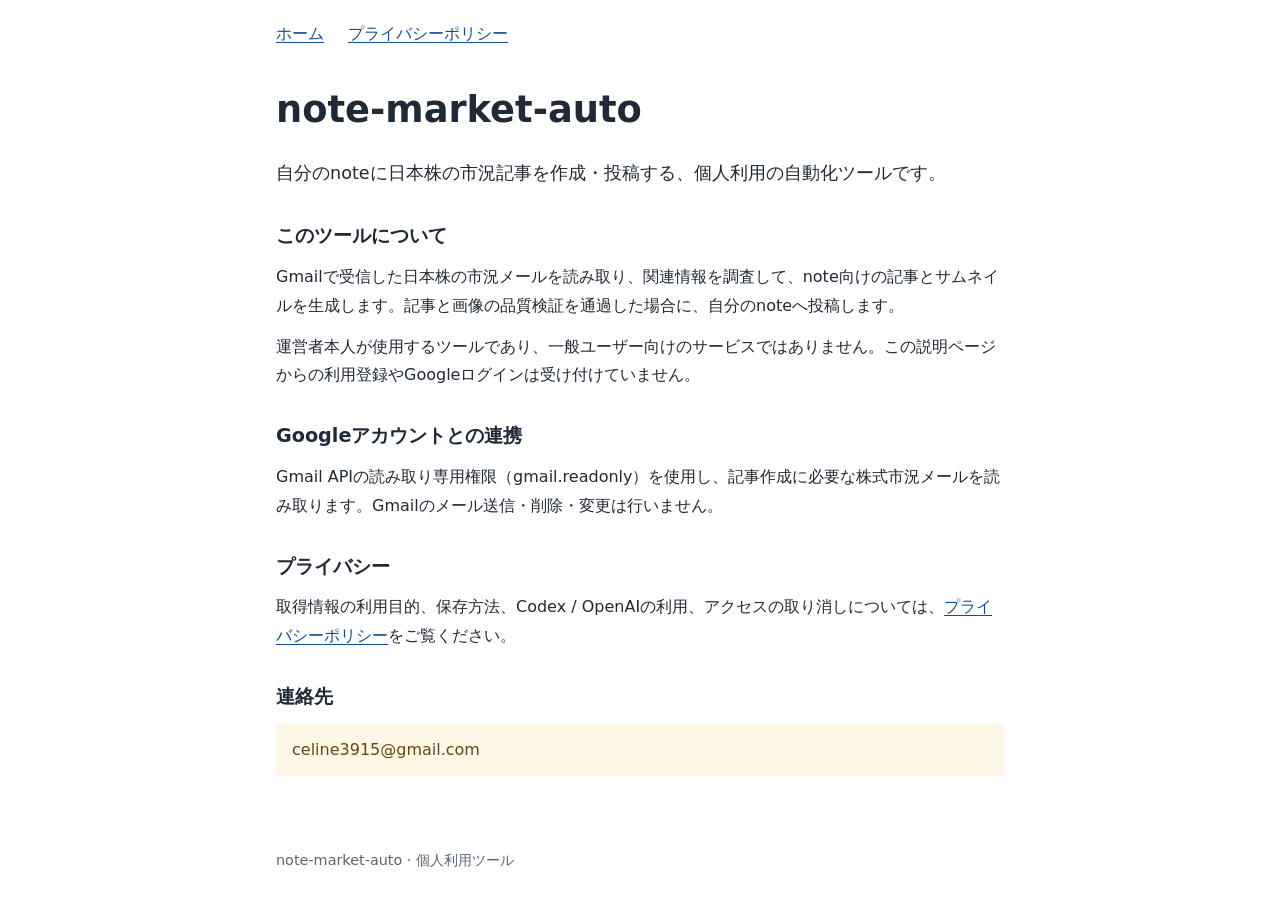
<file: index.html>
<!doctype html>
<html lang="ja">
<head>
  <meta charset="utf-8">
  <meta name="viewport" content="width=device-width, initial-scale=1">
  <meta name="description" content="note-market-autoは、Gmailの株式市況メールをもとに、自分のnote記事を作成・投稿する個人利用の自動化ツールです。">
  <title>note-market-auto | 個人利用の市況記事作成ツール</title>
  <link rel="stylesheet" href="assets/style.css">
</head>
<body>
  <header class="site-header">
    <nav aria-label="サイト内メニュー">
      <a href="index.html" aria-current="page">ホーム</a>
      <a href="privacy/index.html">プライバシーポリシー</a>
    </nav>
  </header>
  <main>
    <h1>note-market-auto</h1>
    <p class="lead">自分のnoteに日本株の市況記事を作成・投稿する、個人利用の自動化ツールです。</p>
    <h2>このツールについて</h2>
    <p>Gmailで受信した日本株の市況メールを読み取り、関連情報を調査して、note向けの記事とサムネイルを生成します。記事と画像の品質検証を通過した場合に、自分のnoteへ投稿します。</p>
    <p>運営者本人が使用するツールであり、一般ユーザー向けのサービスではありません。この説明ページからの利用登録やGoogleログインは受け付けていません。</p>
    <h2>Googleアカウントとの連携</h2>
    <p>Gmail APIの読み取り専用権限（gmail.readonly）を使用し、記事作成に必要な株式市況メールを読み取ります。Gmailのメール送信・削除・変更は行いません。</p>
    <h2>プライバシー</h2>
    <p>取得情報の利用目的、保存方法、Codex / OpenAIの利用、アクセスの取り消しについては、<a href="privacy/index.html">プライバシーポリシー</a>をご覧ください。</p>
    <h2>連絡先</h2>
    <p class="contact-placeholder">celine3915@gmail.com</p>
  </main>
  <footer><p>note-market-auto · 個人利用ツール</p></footer>
</body>
</html>
</file>
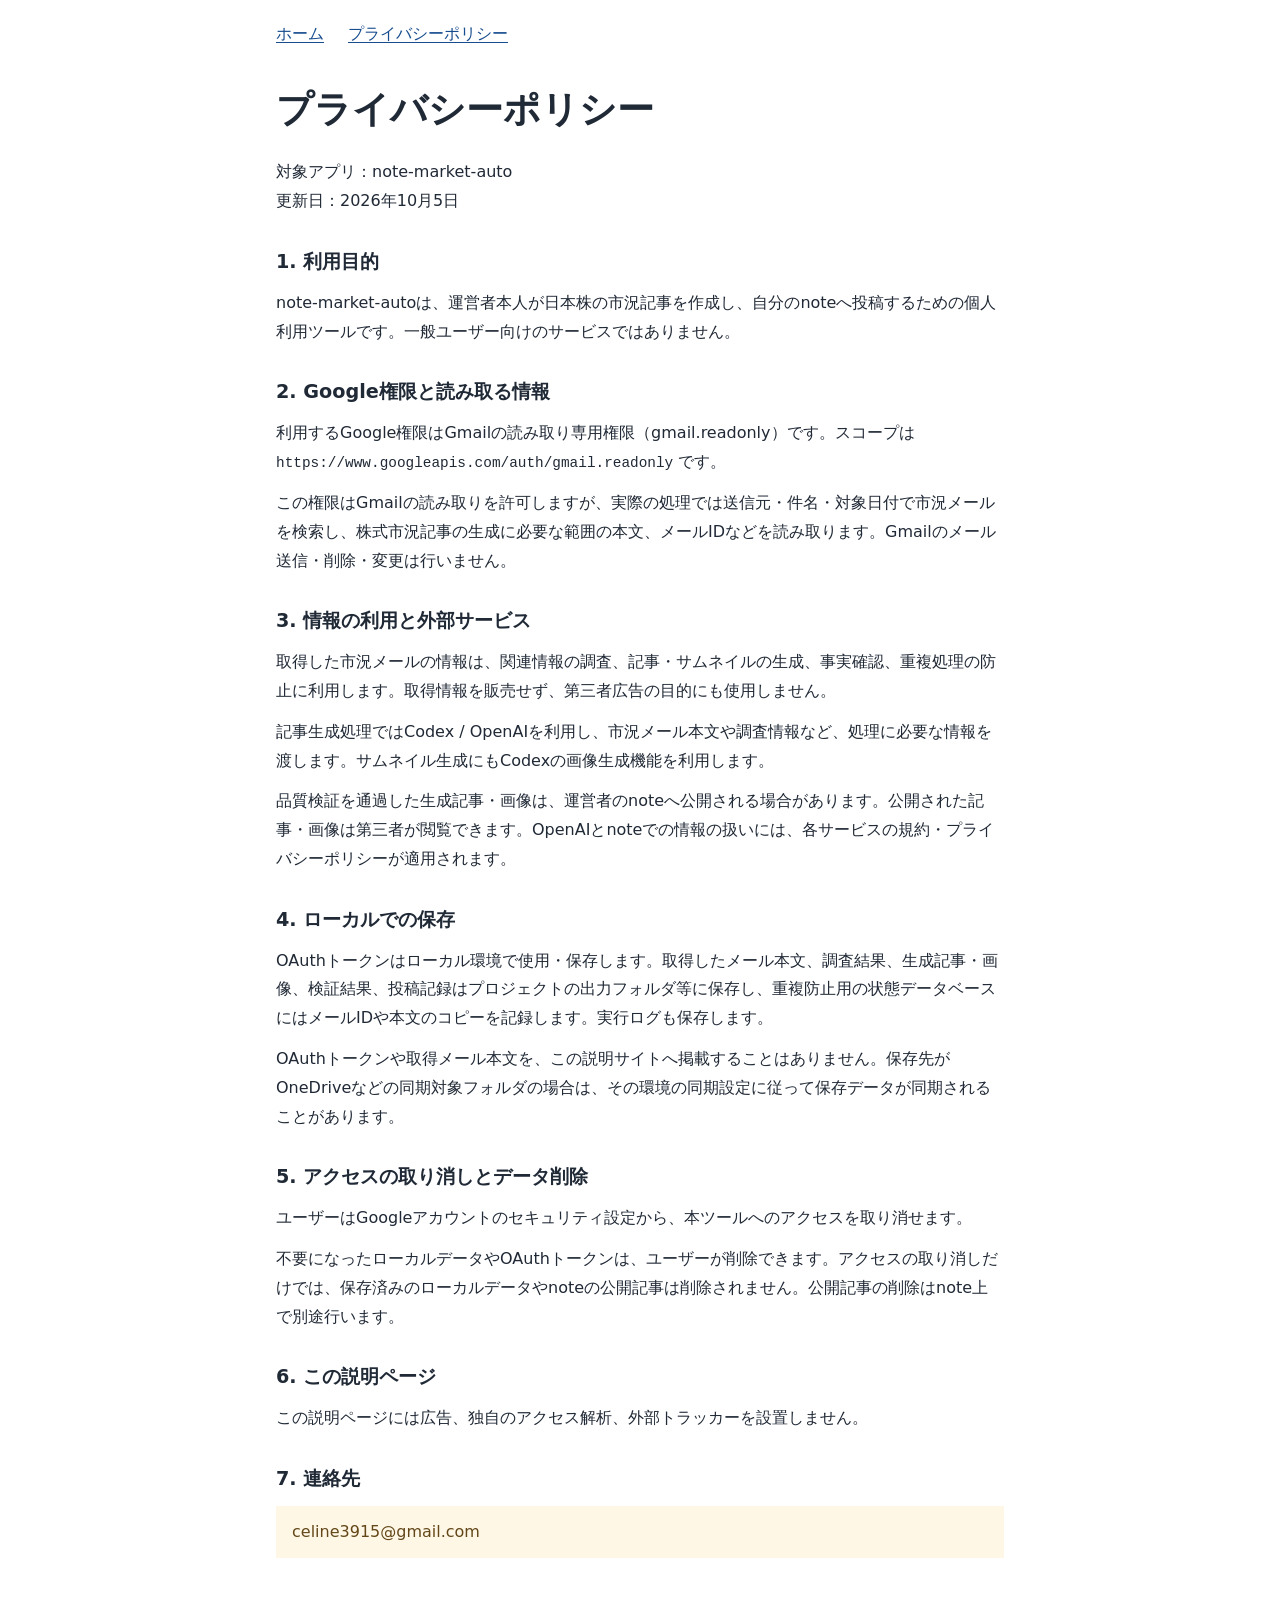
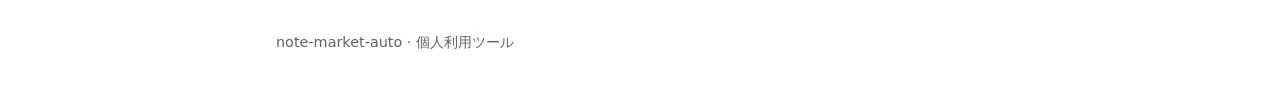
<file: privacy/index.html>
<!doctype html>
<html lang="ja">
<head>
  <meta charset="utf-8">
  <meta name="viewport" content="width=device-width, initial-scale=1">
  <meta name="description" content="note-market-autoが読み取るGmail情報の利用目的、保存、外部サービスの利用とアクセス取り消しについて。">
  <title>プライバシーポリシー | note-market-auto</title>
  <link rel="stylesheet" href="../assets/style.css">
</head>
<body>
  <header class="site-header">
    <nav aria-label="サイト内メニュー">
      <a href="../index.html">ホーム</a>
      <a href="index.html" aria-current="page">プライバシーポリシー</a>
    </nav>
  </header>
  <main>
    <h1>プライバシーポリシー</h1>
    <p>対象アプリ：note-market-auto<br>更新日：2026年10月5日</p>
    <h2>1. 利用目的</h2>
    <p>note-market-autoは、運営者本人が日本株の市況記事を作成し、自分のnoteへ投稿するための個人利用ツールです。一般ユーザー向けのサービスではありません。</p>
    <h2>2. Google権限と読み取る情報</h2>
    <p>利用するGoogle権限はGmailの読み取り専用権限（gmail.readonly）です。スコープは <code>https://www.googleapis.com/auth/gmail.readonly</code> です。</p>
    <p>この権限はGmailの読み取りを許可しますが、実際の処理では送信元・件名・対象日付で市況メールを検索し、株式市況記事の生成に必要な範囲の本文、メールIDなどを読み取ります。Gmailのメール送信・削除・変更は行いません。</p>
    <h2>3. 情報の利用と外部サービス</h2>
    <p>取得した市況メールの情報は、関連情報の調査、記事・サムネイルの生成、事実確認、重複処理の防止に利用します。取得情報を販売せず、第三者広告の目的にも使用しません。</p>
    <p>記事生成処理ではCodex / OpenAIを利用し、市況メール本文や調査情報など、処理に必要な情報を渡します。サムネイル生成にもCodexの画像生成機能を利用します。</p>
    <p>品質検証を通過した生成記事・画像は、運営者のnoteへ公開される場合があります。公開された記事・画像は第三者が閲覧できます。OpenAIとnoteでの情報の扱いには、各サービスの規約・プライバシーポリシーが適用されます。</p>
    <h2>4. ローカルでの保存</h2>
    <p>OAuthトークンはローカル環境で使用・保存します。取得したメール本文、調査結果、生成記事・画像、検証結果、投稿記録はプロジェクトの出力フォルダ等に保存し、重複防止用の状態データベースにはメールIDや本文のコピーを記録します。実行ログも保存します。</p>
    <p>OAuthトークンや取得メール本文を、この説明サイトへ掲載することはありません。保存先がOneDriveなどの同期対象フォルダの場合は、その環境の同期設定に従って保存データが同期されることがあります。</p>
    <h2>5. アクセスの取り消しとデータ削除</h2>
    <p>ユーザーはGoogleアカウントのセキュリティ設定から、本ツールへのアクセスを取り消せます。</p>
    <p>不要になったローカルデータやOAuthトークンは、ユーザーが削除できます。アクセスの取り消しだけでは、保存済みのローカルデータやnoteの公開記事は削除されません。公開記事の削除はnote上で別途行います。</p>
    <h2>6. この説明ページ</h2>
    <p>この説明ページには広告、独自のアクセス解析、外部トラッカーを設置しません。</p>
    <h2>7. 連絡先</h2>
    <p class="contact-placeholder">celine3915@gmail.com</p>
  </main>
  <footer><p>note-market-auto · 個人利用ツール</p></footer>
</body>
</html>
</file>
<file: assets/style.css>
:root {
  color-scheme: light;
  font-family: system-ui, -apple-system, BlinkMacSystemFont, "Segoe UI", "Yu Gothic", Meiryo, sans-serif;
  color: #202936;
  background: #fff;
  line-height: 1.8;
}
* { box-sizing: border-box; }
body { margin: 0; font-size: 1rem; }
.site-header, main, footer { width: min(100%, 48rem); margin-inline: auto; padding-inline: 1.25rem; }
.site-header { padding-block: 1.25rem; }
nav { display: flex; flex-wrap: wrap; gap: .5rem 1.5rem; }
main { padding-block: 1rem 2rem; }
h1 { font-size: clamp(1.75rem, 6vw, 2.3rem); line-height: 1.35; margin: 0 0 1.5rem; overflow-wrap: anywhere; }
h2 { font-size: 1.2rem; line-height: 1.5; margin: 2rem 0 .75rem; }
p { margin: .75rem 0; overflow-wrap: anywhere; }
.lead { font-size: 1.1rem; }
a { color: #174d8f; text-underline-offset: .2em; }
a:hover { text-decoration-thickness: .15em; }
a:focus-visible { outline: 3px solid #174d8f; outline-offset: 4px; }
code { font-size: .9em; overflow-wrap: anywhere; }
.contact-placeholder { padding: .75rem 1rem; background: #fff7e6; color: #634719; }
footer { padding-block: 1rem 1.5rem; color: #596471; font-size: .9rem; }
@media (max-width: 30rem) {
  .site-header, main, footer { padding-inline: 1rem; }
}
</file>
